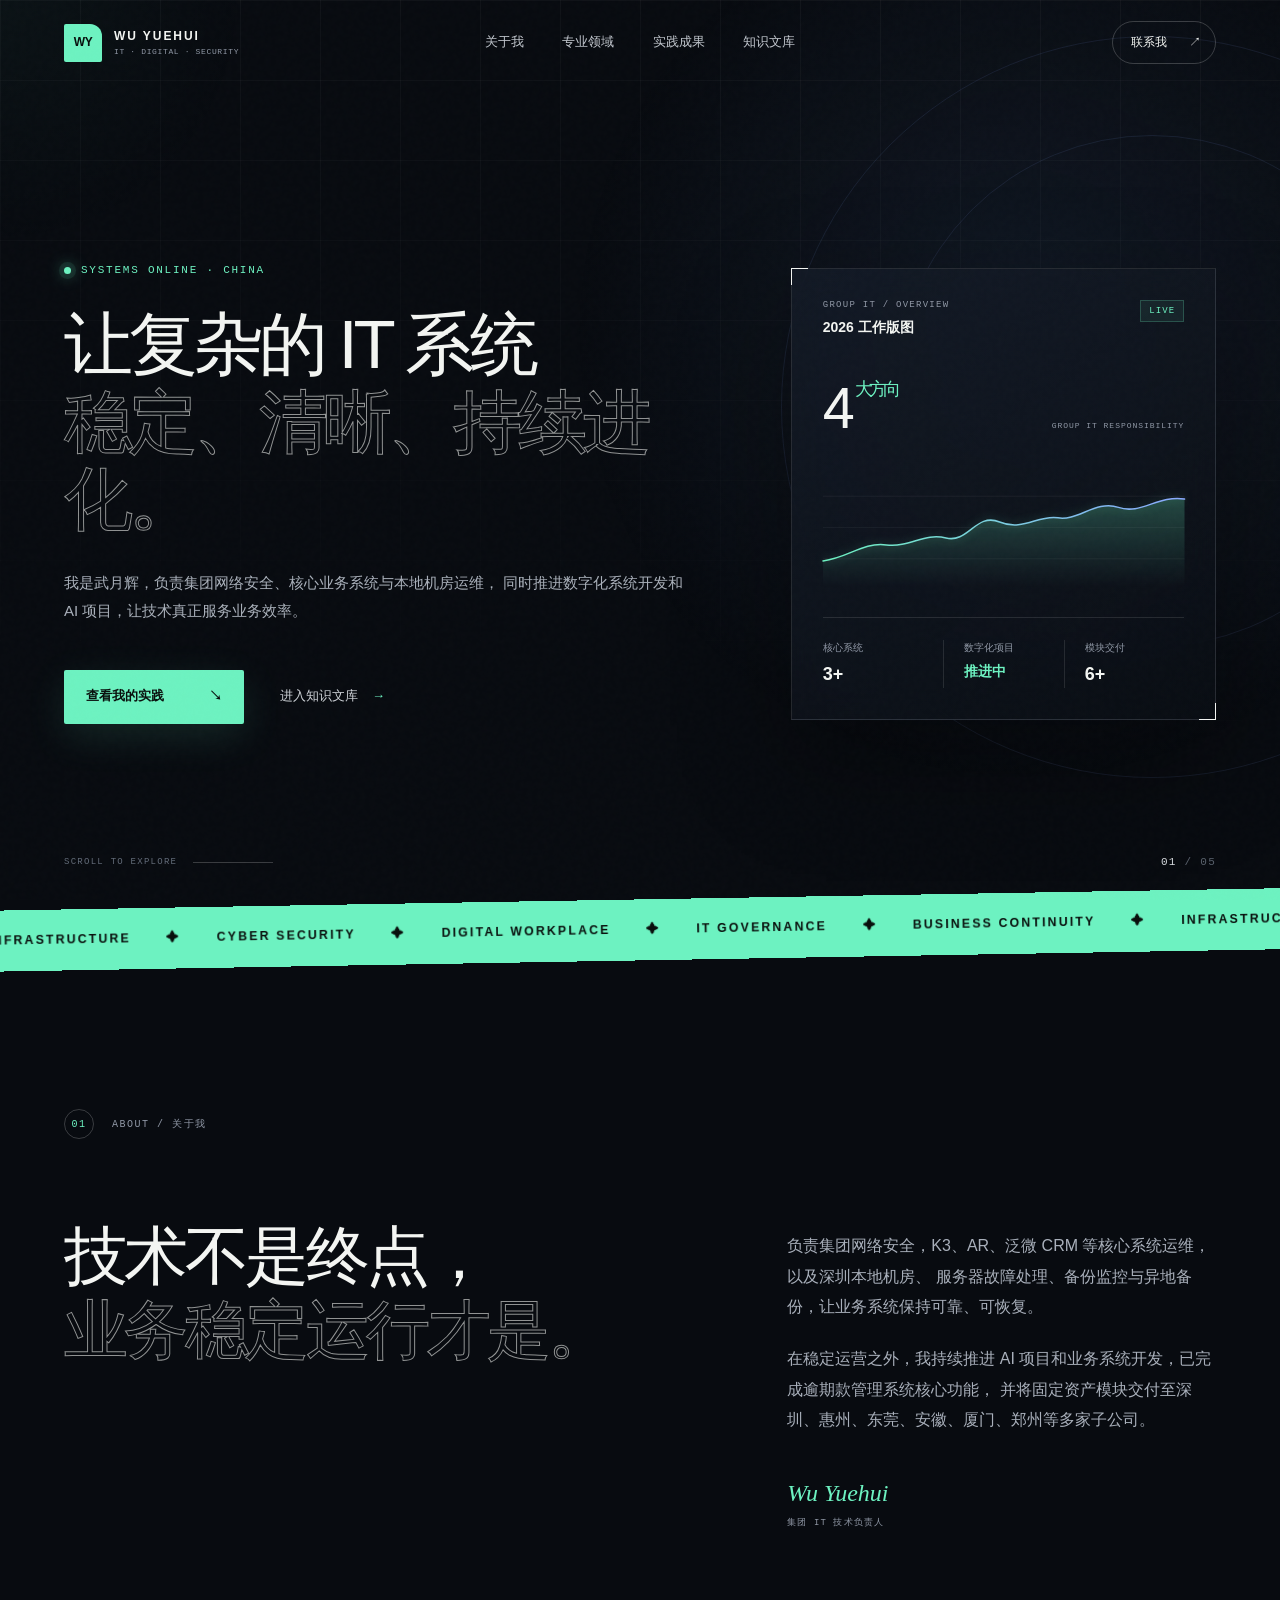
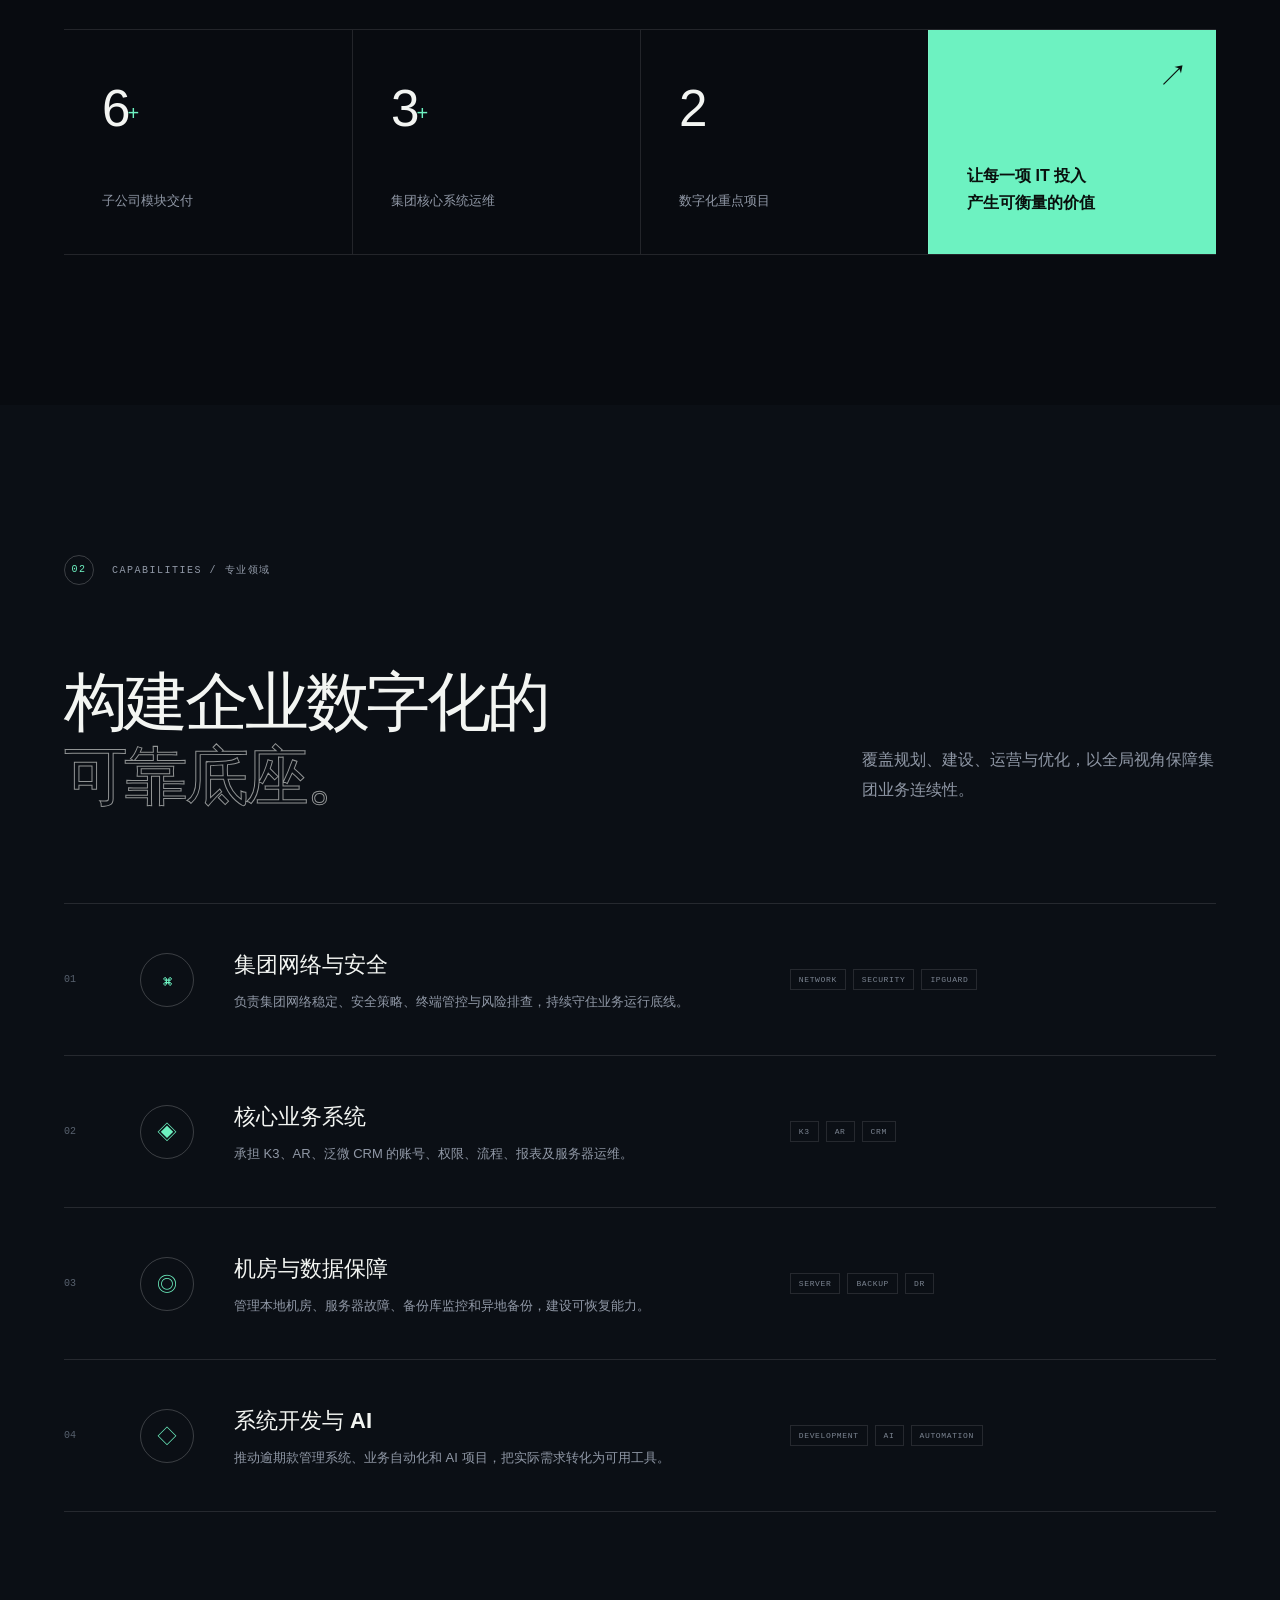
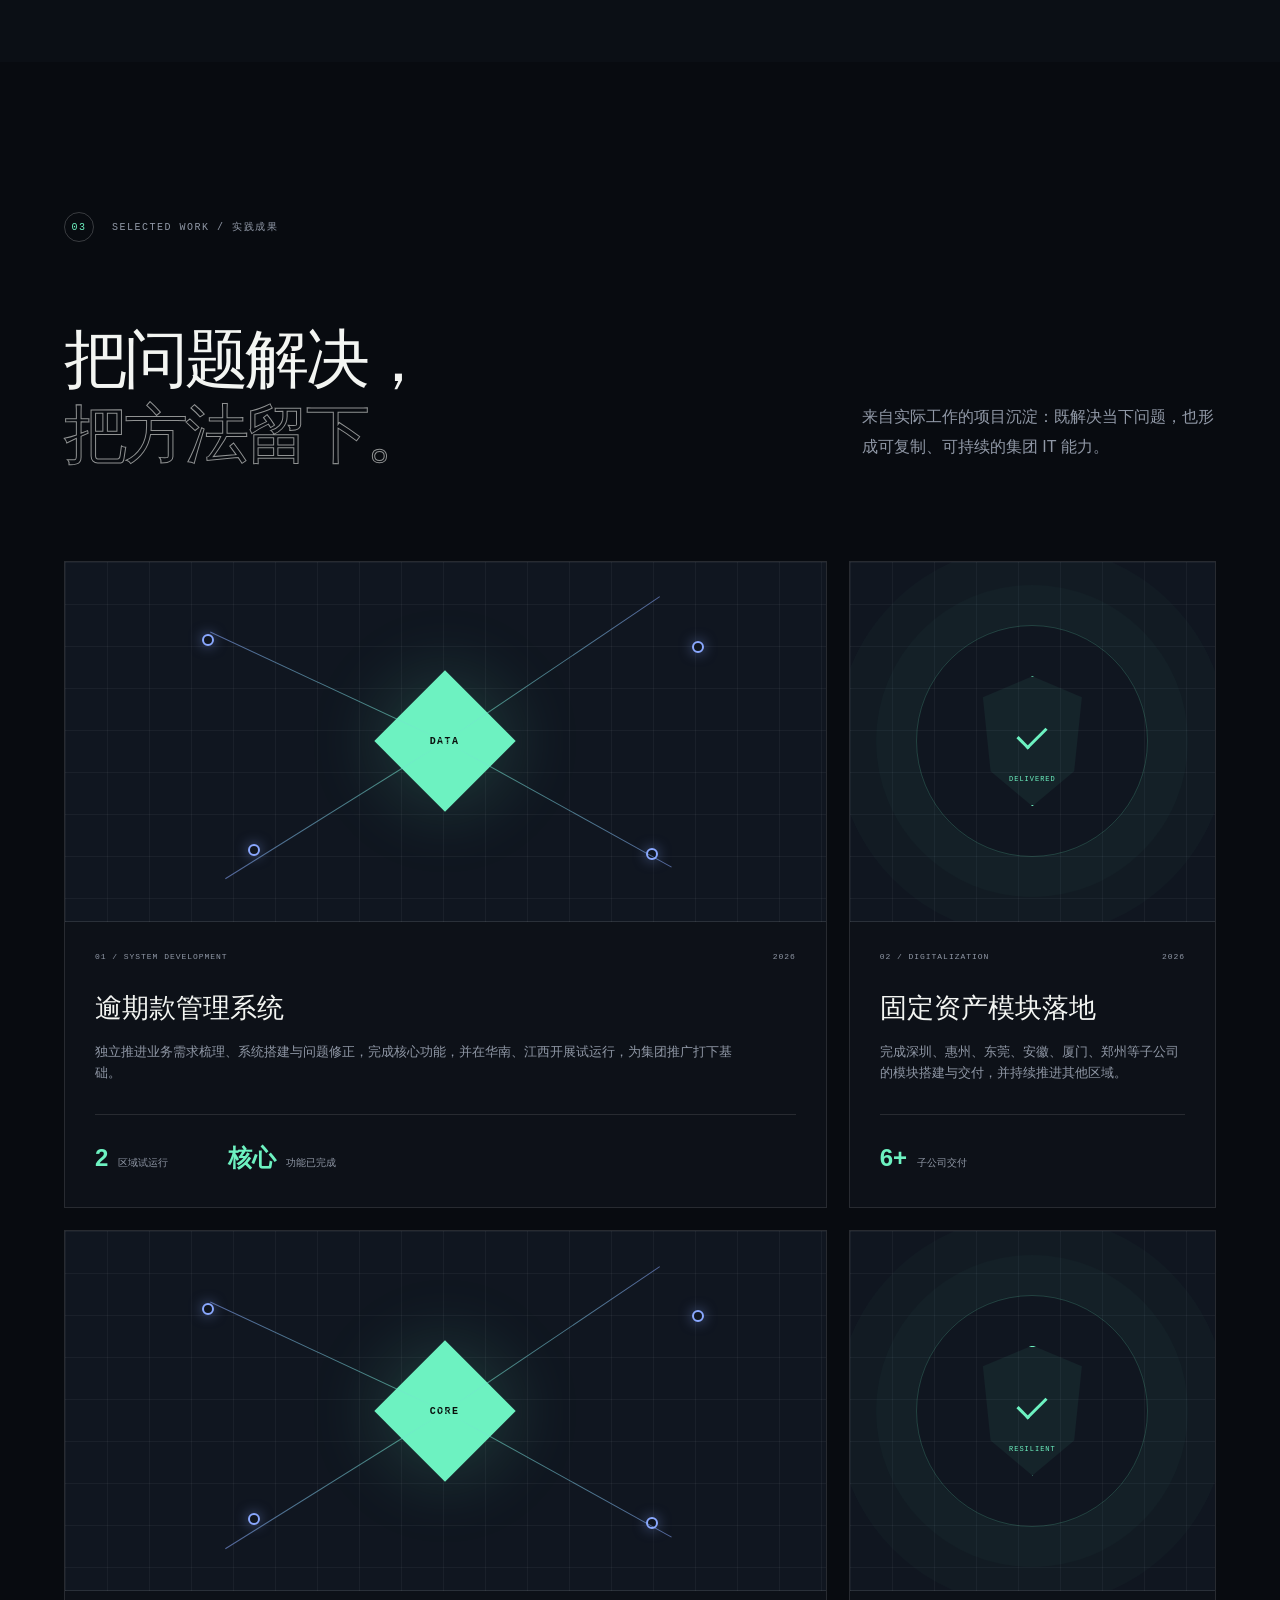
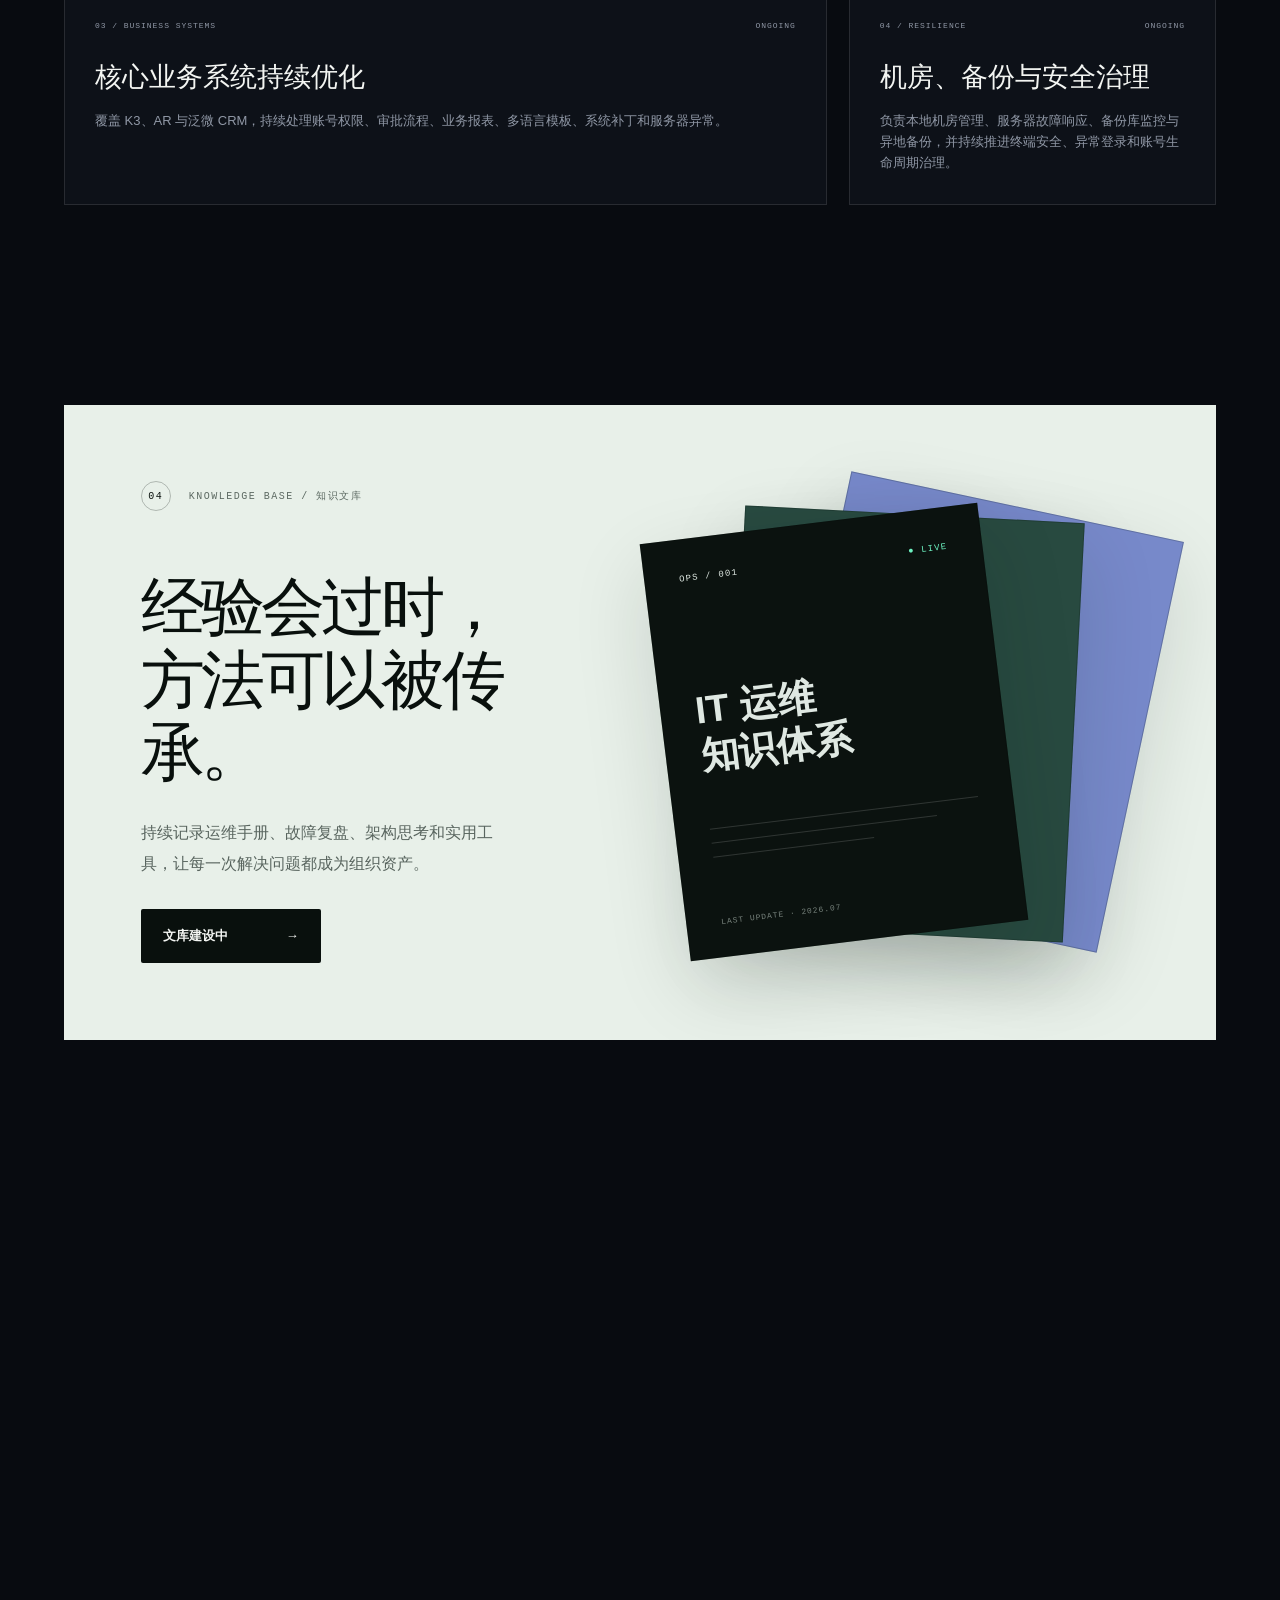
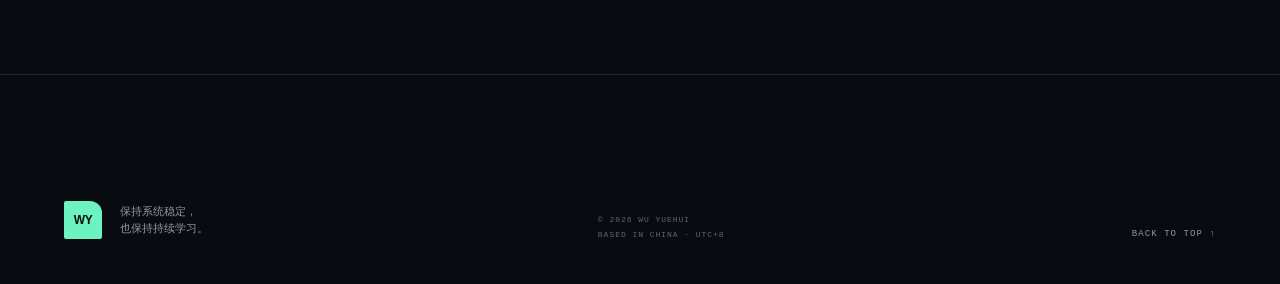
<file: index.html>
<!doctype html>
<html lang="zh-CN">
<head>
  <meta charset="UTF-8">
  <meta name="viewport" content="width=device-width, initial-scale=1.0">
  <meta name="description" content="集团 IT 技术负责人个人主页，专注于基础设施、信息安全、数字化建设与稳定运营。">
  <meta name="theme-color" content="#080b10">
  <title>武月辉 · 集团 IT 技术负责人</title>
  <link rel="stylesheet" href="styles.css">
</head>
<body>
  <div class="noise" aria-hidden="true"></div>
  <div class="cursor-glow" aria-hidden="true"></div>

  <header class="site-header">
    <a class="brand" href="#home" aria-label="返回首页">
      <span class="brand-mark">WY</span>
      <span class="brand-copy">
        <strong>WU YUEHUI</strong>
        <small>IT · DIGITAL · SECURITY</small>
      </span>
    </a>

    <button class="menu-toggle" type="button" aria-expanded="false" aria-label="打开导航">
      <span></span><span></span>
    </button>

    <nav class="main-nav" aria-label="主导航">
      <a href="#about">关于我</a>
      <a href="#expertise">专业领域</a>
      <a href="#work">实践成果</a>
      <a href="#knowledge">知识文库</a>
    </nav>

    <a class="header-cta" href="mailto:yourname@example.com">
      <span>联系我</span>
      <span aria-hidden="true">↗</span>
    </a>
  </header>

  <main>
    <section class="hero" id="home">
      <div class="hero-grid" aria-hidden="true"></div>
      <div class="hero-orbit orbit-one" aria-hidden="true"></div>
      <div class="hero-orbit orbit-two" aria-hidden="true"></div>

      <div class="hero-content reveal">
        <div class="eyebrow">
          <span class="status-dot"></span>
          SYSTEMS ONLINE · CHINA
        </div>
        <h1>
          让复杂的 IT 系统<br>
          <span>稳定、清晰、持续进化。</span>
        </h1>
        <p class="hero-lead">
          我是武月辉，负责集团网络安全、核心业务系统与本地机房运维，
          同时推进数字化系统开发和 AI 项目，让技术真正服务业务效率。
        </p>
        <div class="hero-actions">
          <a class="button button-primary" href="#work">
            查看我的实践
            <span aria-hidden="true">↘</span>
          </a>
          <a class="text-link" href="#knowledge">
            进入知识文库
            <span aria-hidden="true">→</span>
          </a>
        </div>
      </div>

      <div class="system-card reveal" data-delay="180">
        <div class="system-card-head">
          <div>
            <small>GROUP IT / OVERVIEW</small>
            <strong>2026 工作版图</strong>
          </div>
          <span class="live-badge">LIVE</span>
        </div>
        <div class="uptime">
          <span>4<sup>大方向</sup></span>
          <small>GROUP IT RESPONSIBILITY</small>
        </div>
        <div class="signal-chart" aria-label="稳定运行趋势示意图">
          <svg viewBox="0 0 520 150" role="img">
            <defs>
              <linearGradient id="lineGradient" x1="0" x2="1">
                <stop offset="0%" stop-color="#6df2c1"/>
                <stop offset="100%" stop-color="#8aa8ff"/>
              </linearGradient>
              <linearGradient id="areaGradient" x1="0" x2="0" y1="0" y2="1">
                <stop offset="0%" stop-color="#6df2c1" stop-opacity=".24"/>
                <stop offset="100%" stop-color="#6df2c1" stop-opacity="0"/>
              </linearGradient>
            </defs>
            <path class="chart-grid" d="M0 20H520M0 65H520M0 110H520"/>
            <path class="chart-area" d="M0 113 C38 108,56 86,91 90 S145 72,177 80 S220 43,254 57 S310 46,338 51 S393 25,425 36 S482 18,520 24 L520 150 L0 150Z"/>
            <path class="chart-line" d="M0 113 C38 108,56 86,91 90 S145 72,177 80 S220 43,254 57 S310 46,338 51 S393 25,425 36 S482 18,520 24"/>
          </svg>
        </div>
        <div class="system-metrics">
          <div><span>核心系统</span><strong>3+</strong></div>
          <div><span>数字化项目</span><strong class="safe">推进中</strong></div>
          <div><span>模块交付</span><strong>6+</strong></div>
        </div>
      </div>

      <div class="hero-bottom">
        <span>SCROLL TO EXPLORE</span>
        <span class="scroll-line"></span>
        <div class="hero-index">01 <span>/ 05</span></div>
      </div>
    </section>

    <section class="marquee" aria-label="专业领域">
      <div class="marquee-track">
        <span>INFRASTRUCTURE</span><i>✦</i>
        <span>CYBER SECURITY</span><i>✦</i>
        <span>DIGITAL WORKPLACE</span><i>✦</i>
        <span>IT GOVERNANCE</span><i>✦</i>
        <span>BUSINESS CONTINUITY</span><i>✦</i>
        <span>INFRASTRUCTURE</span><i>✦</i>
        <span>CYBER SECURITY</span><i>✦</i>
        <span>DIGITAL WORKPLACE</span><i>✦</i>
      </div>
    </section>

    <section class="section intro" id="about">
      <div class="section-kicker reveal">
        <span>01</span>
        <p>ABOUT / 关于我</p>
      </div>
      <div class="intro-layout">
        <h2 class="section-title reveal">
          技术不是终点，<br>
          <span>业务稳定运行才是。</span>
        </h2>
        <div class="intro-copy reveal">
          <p>
            负责集团网络安全，K3、AR、泛微 CRM 等核心系统运维，以及深圳本地机房、
            服务器故障处理、备份监控与异地备份，让业务系统保持可靠、可恢复。
          </p>
          <p>
            在稳定运营之外，我持续推进 AI 项目和业务系统开发，已完成逾期款管理系统核心功能，
            并将固定资产模块交付至深圳、惠州、东莞、安徽、厦门、郑州等多家子公司。
          </p>
          <div class="signature">Wu Yuehui <span>集团 IT 技术负责人</span></div>
        </div>
      </div>

      <div class="stats-grid">
        <article class="stat-card reveal">
          <span class="stat-number" data-count="6">0</span><sup>+</sup>
          <p>子公司模块交付</p>
        </article>
        <article class="stat-card reveal" data-delay="80">
          <span class="stat-number" data-count="3">0</span><sup>+</sup>
          <p>集团核心系统运维</p>
        </article>
        <article class="stat-card reveal" data-delay="160">
          <span class="stat-number" data-count="2">0</span><sup></sup>
          <p>数字化重点项目</p>
        </article>
        <article class="stat-card accent-card reveal" data-delay="240">
          <span class="accent-icon">↗</span>
          <p>让每一项 IT 投入<br>产生可衡量的价值</p>
        </article>
      </div>
    </section>

    <section class="section expertise" id="expertise">
      <div class="section-kicker reveal">
        <span>02</span>
        <p>CAPABILITIES / 专业领域</p>
      </div>
      <div class="section-heading reveal">
        <h2 class="section-title">构建企业数字化的<br><span>可靠底座。</span></h2>
        <p>覆盖规划、建设、运营与优化，以全局视角保障集团业务连续性。</p>
      </div>

      <div class="capability-list">
        <article class="capability-item reveal">
          <span class="cap-index">01</span>
          <div class="cap-icon" aria-hidden="true">⌘</div>
          <div class="cap-main">
            <h3>集团网络与安全</h3>
            <p>负责集团网络稳定、安全策略、终端管控与风险排查，持续守住业务运行底线。</p>
          </div>
          <div class="cap-tags"><span>NETWORK</span><span>SECURITY</span><span>IPGUARD</span></div>
          <span class="cap-arrow">↗</span>
        </article>
        <article class="capability-item reveal">
          <span class="cap-index">02</span>
          <div class="cap-icon" aria-hidden="true">◈</div>
          <div class="cap-main">
            <h3>核心业务系统</h3>
            <p>承担 K3、AR、泛微 CRM 的账号、权限、流程、报表及服务器运维。</p>
          </div>
          <div class="cap-tags"><span>K3</span><span>AR</span><span>CRM</span></div>
          <span class="cap-arrow">↗</span>
        </article>
        <article class="capability-item reveal">
          <span class="cap-index">03</span>
          <div class="cap-icon" aria-hidden="true">◎</div>
          <div class="cap-main">
            <h3>机房与数据保障</h3>
            <p>管理本地机房、服务器故障、备份库监控和异地备份，建设可恢复能力。</p>
          </div>
          <div class="cap-tags"><span>SERVER</span><span>BACKUP</span><span>DR</span></div>
          <span class="cap-arrow">↗</span>
        </article>
        <article class="capability-item reveal">
          <span class="cap-index">04</span>
          <div class="cap-icon" aria-hidden="true">◇</div>
          <div class="cap-main">
            <h3>系统开发与 AI</h3>
            <p>推动逾期款管理系统、业务自动化和 AI 项目，把实际需求转化为可用工具。</p>
          </div>
          <div class="cap-tags"><span>DEVELOPMENT</span><span>AI</span><span>AUTOMATION</span></div>
          <span class="cap-arrow">↗</span>
        </article>
      </div>
    </section>

    <section class="section work" id="work">
      <div class="section-kicker reveal">
        <span>03</span>
        <p>SELECTED WORK / 实践成果</p>
      </div>
      <div class="section-heading reveal">
        <h2 class="section-title">把问题解决，<br><span>把方法留下。</span></h2>
        <p>来自实际工作的项目沉淀：既解决当下问题，也形成可复制、可持续的集团 IT 能力。</p>
      </div>
      <div class="projects">
        <article class="project-card project-featured reveal">
          <div class="project-visual network-visual" aria-hidden="true">
            <div class="network-core"><span>DATA</span></div>
            <span class="node node-a"></span><span class="node node-b"></span>
            <span class="node node-c"></span><span class="node node-d"></span>
            <span class="connection connection-a"></span><span class="connection connection-b"></span>
            <span class="connection connection-c"></span><span class="connection connection-d"></span>
          </div>
          <div class="project-copy">
            <div class="project-meta"><span>01 / SYSTEM DEVELOPMENT</span><span>2026</span></div>
            <h3>逾期款管理系统</h3>
            <p>独立推进业务需求梳理、系统搭建与问题修正，完成核心功能，并在华南、江西开展试运行，为集团推广打下基础。</p>
            <ul>
              <li><strong>2</strong><span>区域试运行</span></li>
              <li><strong>核心</strong><span>功能已完成</span></li>
            </ul>
          </div>
        </article>
        <article class="project-card reveal">
          <div class="project-visual security-visual" aria-hidden="true">
            <div class="shield">
              <span></span>
              <i>DELIVERED</i>
            </div>
          </div>
          <div class="project-copy">
            <div class="project-meta"><span>02 / DIGITALIZATION</span><span>2026</span></div>
            <h3>固定资产模块落地</h3>
            <p>完成深圳、惠州、东莞、安徽、厦门、郑州等子公司的模块搭建与交付，并持续推进其他区域。</p>
            <ul>
              <li><strong>6+</strong><span>子公司交付</span></li>
            </ul>
          </div>
        </article>
        <article class="project-card reveal">
          <div class="project-visual network-visual" aria-hidden="true">
            <div class="network-core"><span>CORE</span></div>
            <span class="node node-a"></span><span class="node node-b"></span>
            <span class="node node-c"></span><span class="node node-d"></span>
            <span class="connection connection-a"></span><span class="connection connection-b"></span>
            <span class="connection connection-c"></span><span class="connection connection-d"></span>
          </div>
          <div class="project-copy">
            <div class="project-meta"><span>03 / BUSINESS SYSTEMS</span><span>ONGOING</span></div>
            <h3>核心业务系统持续优化</h3>
            <p>覆盖 K3、AR 与泛微 CRM，持续处理账号权限、审批流程、业务报表、多语言模板、系统补丁和服务器异常。</p>
          </div>
        </article>
        <article class="project-card reveal">
          <div class="project-visual security-visual" aria-hidden="true">
            <div class="shield">
              <span></span>
              <i>RESILIENT</i>
            </div>
          </div>
          <div class="project-copy">
            <div class="project-meta"><span>04 / RESILIENCE</span><span>ONGOING</span></div>
            <h3>机房、备份与安全治理</h3>
            <p>负责本地机房管理、服务器故障响应、备份库监控与异地备份，并持续推进终端安全、异常登录和账号生命周期治理。</p>
          </div>
        </article>
      </div>
    </section>

    <section class="section knowledge" id="knowledge">
      <div class="knowledge-panel reveal">
        <div class="knowledge-copy">
          <div class="section-kicker light">
            <span>04</span>
            <p>KNOWLEDGE BASE / 知识文库</p>
          </div>
          <h2>经验会过时，<br>方法可以被传承。</h2>
          <p>持续记录运维手册、故障复盘、架构思考和实用工具，让每一次解决问题都成为组织资产。</p>
          <a class="button button-dark" href="#" aria-disabled="true">
            文库建设中
            <span aria-hidden="true">→</span>
          </a>
        </div>
        <div class="doc-stack" aria-hidden="true">
          <div class="doc-card doc-back">
            <span>SECURITY / 006</span>
            <strong>信息安全<br>响应手册</strong>
          </div>
          <div class="doc-card doc-middle">
            <span>NETWORK / 012</span>
            <strong>企业网络<br>排障指南</strong>
          </div>
          <div class="doc-card doc-front">
            <div class="doc-head"><span>OPS / 001</span><i>● LIVE</i></div>
            <strong>IT 运维<br>知识体系</strong>
            <div class="doc-lines"><i></i><i></i><i></i></div>
            <small>LAST UPDATE · 2026.07</small>
          </div>
        </div>
      </div>
    </section>

    <section class="contact">
      <p class="reveal">LET'S BUILD SOMETHING RELIABLE.</p>
      <a class="reveal" href="mailto:yourname@example.com">
        一起解决下一个问题
        <span>↗</span>
      </a>
    </section>
  </main>

  <footer>
    <div class="footer-brand">
      <span class="brand-mark">WY</span>
      <p>保持系统稳定，<br>也保持持续学习。</p>
    </div>
    <div class="footer-meta">
      <span>© <span id="year"></span> WU YUEHUI</span>
      <span>BASED IN CHINA · UTC+8</span>
    </div>
    <a href="#home">BACK TO TOP ↑</a>
  </footer>

  <script src="script.js"></script>
</body>
</html>
</file>
<file: styles.css>
@import url("");

:root {
  --bg: #080b10;
  --bg-soft: #0d1118;
  --panel: #111722;
  --line: rgba(255, 255, 255, .11);
  --line-strong: rgba(255, 255, 255, .2);
  --text: #f3f5f2;
  --muted: #9098a6;
  --accent: #6df2c1;
  --accent-2: #8aa8ff;
  --paper: #e8f0e9;
  --ink: #09100d;
  --sans: Inter, "SF Pro Display", "Segoe UI", "Microsoft YaHei", sans-serif;
  --mono: "SFMono-Regular", Consolas, "Liberation Mono", monospace;
  --pad: clamp(24px, 5vw, 80px);
}

* {
  box-sizing: border-box;
}

html {
  scroll-behavior: smooth;
  scrollbar-color: var(--line-strong) var(--bg);
}

body {
  margin: 0;
  color: var(--text);
  background: var(--bg);
  font-family: var(--sans);
  line-height: 1.6;
  overflow-x: hidden;
}

body.menu-open {
  overflow: hidden;
}

::selection {
  color: var(--ink);
  background: var(--accent);
}

a {
  color: inherit;
  text-decoration: none;
}

button {
  color: inherit;
  font: inherit;
}

.noise {
  position: fixed;
  z-index: 999;
  inset: 0;
  pointer-events: none;
  opacity: .022;
  background-image: url("data:image/svg+xml,%3Csvg viewBox='0 0 180 180' xmlns='http://www.w3.org/2000/svg'%3E%3Cfilter id='n'%3E%3CfeTurbulence type='fractalNoise' baseFrequency='.9' numOctaves='4' stitchTiles='stitch'/%3E%3C/filter%3E%3Crect width='100%25' height='100%25' filter='url(%23n)' opacity='.8'/%3E%3C/svg%3E");
}

.cursor-glow {
  position: fixed;
  z-index: -1;
  width: 520px;
  height: 520px;
  border-radius: 50%;
  pointer-events: none;
  opacity: .14;
  transform: translate(-50%, -50%);
  background: radial-gradient(circle, rgba(109, 242, 193, .25), transparent 68%);
  transition: opacity .3s;
}

.site-header {
  position: fixed;
  z-index: 100;
  top: 0;
  left: 0;
  width: 100%;
  min-height: 86px;
  padding: 0 var(--pad);
  display: grid;
  grid-template-columns: 1fr auto 1fr;
  align-items: center;
  border-bottom: 1px solid transparent;
  transition: background .35s, border-color .35s, min-height .35s;
}

.site-header.scrolled {
  min-height: 68px;
  background: rgba(8, 11, 16, .82);
  border-color: var(--line);
  backdrop-filter: blur(18px);
}

.brand {
  display: flex;
  align-items: center;
  gap: 12px;
  width: max-content;
}

.brand-mark {
  width: 38px;
  height: 38px;
  display: grid;
  place-items: center;
  color: var(--ink);
  background: var(--accent);
  border-radius: 2px 12px 2px 2px;
  font-size: 12px;
  font-weight: 900;
  letter-spacing: -.04em;
}

.brand-copy {
  display: flex;
  flex-direction: column;
  line-height: 1.2;
}

.brand-copy strong {
  font-size: 12px;
  letter-spacing: .16em;
}

.brand-copy small {
  margin-top: 4px;
  color: var(--muted);
  font: 8px var(--mono);
  letter-spacing: .08em;
}

.main-nav {
  display: flex;
  gap: clamp(24px, 3vw, 52px);
  font-size: 13px;
}

.main-nav a {
  position: relative;
  color: #c3c8cf;
}

.main-nav a::after {
  content: "";
  position: absolute;
  right: 0;
  bottom: -8px;
  left: 0;
  height: 1px;
  transform: scaleX(0);
  transform-origin: right;
  background: var(--accent);
  transition: transform .3s;
}

.main-nav a:hover::after {
  transform: scaleX(1);
  transform-origin: left;
}

.header-cta {
  justify-self: end;
  display: flex;
  align-items: center;
  gap: 22px;
  padding: 11px 14px 11px 18px;
  border: 1px solid var(--line-strong);
  border-radius: 100px;
  font-size: 12px;
  transition: color .25s, background .25s;
}

.header-cta:hover {
  color: var(--ink);
  background: var(--accent);
}

.menu-toggle {
  display: none;
}

.hero {
  position: relative;
  min-height: 100svh;
  padding: 150px var(--pad) 62px;
  display: grid;
  grid-template-columns: minmax(0, 1.08fr) minmax(390px, .72fr);
  align-items: center;
  gap: clamp(48px, 7vw, 130px);
  isolation: isolate;
  overflow: hidden;
}

.hero-grid {
  position: absolute;
  z-index: -2;
  inset: 0;
  opacity: .32;
  background-image:
    linear-gradient(var(--line) 1px, transparent 1px),
    linear-gradient(90deg, var(--line) 1px, transparent 1px);
  background-size: 80px 80px;
  mask-image: linear-gradient(to bottom, black, transparent 92%);
}

.hero::after {
  content: "";
  position: absolute;
  z-index: -3;
  top: -20%;
  right: -20%;
  width: 80vw;
  height: 80vw;
  background: radial-gradient(circle, rgba(53, 78, 117, .2), transparent 62%);
}

.hero-orbit {
  position: absolute;
  z-index: -1;
  right: -19vw;
  top: 4%;
  width: 58vw;
  height: 58vw;
  border: 1px solid rgba(138, 168, 255, .1);
  border-radius: 50%;
}

.orbit-two {
  right: -10vw;
  top: 15%;
  width: 40vw;
  height: 40vw;
}

.eyebrow {
  display: flex;
  align-items: center;
  gap: 10px;
  margin-bottom: 30px;
  color: var(--accent);
  font: 11px var(--mono);
  letter-spacing: .16em;
}

.status-dot {
  width: 7px;
  height: 7px;
  border-radius: 50%;
  background: var(--accent);
  box-shadow: 0 0 0 5px rgba(109, 242, 193, .09), 0 0 16px var(--accent);
  animation: pulse 2.2s infinite;
}

@keyframes pulse {
  50% { opacity: .45; box-shadow: 0 0 0 9px rgba(109, 242, 193, 0); }
}

.hero h1 {
  max-width: 900px;
  margin: 0;
  font-size: clamp(48px, 5.4vw, 88px);
  font-weight: 530;
  line-height: 1.12;
  letter-spacing: -.06em;
}

.hero h1 span,
.section-title span {
  color: transparent;
  -webkit-text-stroke: 1px rgba(243, 245, 242, .58);
}

.hero-lead {
  max-width: 625px;
  margin: 30px 0 0;
  color: #aab1bb;
  font-size: clamp(15px, 1.15vw, 18px);
  line-height: 1.9;
}

.hero-actions {
  margin-top: 44px;
  display: flex;
  align-items: center;
  gap: 36px;
}

.button {
  min-width: 180px;
  height: 54px;
  padding: 0 22px;
  display: inline-flex;
  align-items: center;
  justify-content: space-between;
  gap: 24px;
  border-radius: 2px;
  font-size: 13px;
  font-weight: 650;
  transition: transform .25s, box-shadow .25s;
}

.button:hover {
  transform: translateY(-3px);
}

.button-primary {
  color: var(--ink);
  background: var(--accent);
  box-shadow: 0 12px 40px rgba(109, 242, 193, .12);
}

.text-link {
  display: inline-flex;
  gap: 14px;
  color: #d0d4d9;
  font-size: 13px;
}

.text-link span {
  color: var(--accent);
  transition: transform .25s;
}

.text-link:hover span {
  transform: translateX(5px);
}

.system-card {
  position: relative;
  padding: clamp(24px, 2.4vw, 38px);
  border: 1px solid var(--line);
  background: linear-gradient(145deg, rgba(20, 27, 39, .86), rgba(10, 14, 20, .8));
  box-shadow: 0 40px 100px rgba(0, 0, 0, .34);
  backdrop-filter: blur(14px);
}

.system-card::before,
.system-card::after {
  content: "";
  position: absolute;
  width: 16px;
  height: 16px;
  border-color: var(--accent);
}

.system-card::before {
  top: -1px;
  left: -1px;
  border-top: 1px solid;
  border-left: 1px solid;
}

.system-card::after {
  right: -1px;
  bottom: -1px;
  border-right: 1px solid;
  border-bottom: 1px solid;
}

.system-card-head {
  display: flex;
  justify-content: space-between;
  align-items: flex-start;
}

.system-card-head div {
  display: flex;
  flex-direction: column;
}

.system-card-head small {
  margin-bottom: 6px;
  color: var(--muted);
  font: 9px var(--mono);
  letter-spacing: .14em;
}

.system-card-head strong {
  font-size: 14px;
}

.live-badge {
  padding: 5px 8px;
  color: var(--accent);
  border: 1px solid rgba(109, 242, 193, .22);
  background: rgba(109, 242, 193, .07);
  font: 9px var(--mono);
  letter-spacing: .12em;
}

.uptime {
  margin-top: 42px;
  display: flex;
  align-items: flex-end;
  justify-content: space-between;
}

.uptime > span {
  font: 400 clamp(48px, 4.5vw, 76px)/1 var(--sans);
  letter-spacing: -.07em;
}

.uptime sup {
  margin-left: 4px;
  color: var(--accent);
  font-size: .32em;
  vertical-align: top;
}

.uptime small {
  padding-bottom: 8px;
  color: var(--muted);
  font: 8px var(--mono);
  letter-spacing: .12em;
}

.signal-chart {
  height: 145px;
  margin: 24px 0 10px;
}

.signal-chart svg {
  width: 100%;
  height: 100%;
  overflow: visible;
}

.chart-grid {
  fill: none;
  stroke: rgba(255, 255, 255, .07);
}

.chart-area {
  fill: url("#areaGradient");
}

.chart-line {
  fill: none;
  stroke: url("#lineGradient");
  stroke-width: 2.2;
  stroke-linecap: round;
  filter: drop-shadow(0 0 7px rgba(109, 242, 193, .35));
  stroke-dasharray: 650;
  stroke-dashoffset: 650;
  animation: draw 2s .4s forwards cubic-bezier(.3, .7, .2, 1);
}

@keyframes draw {
  to { stroke-dashoffset: 0; }
}

.system-metrics {
  padding-top: 22px;
  display: grid;
  grid-template-columns: repeat(3, 1fr);
  border-top: 1px solid var(--line);
}

.system-metrics div {
  display: flex;
  flex-direction: column;
  gap: 4px;
}

.system-metrics div + div {
  padding-left: 20px;
  border-left: 1px solid var(--line);
}

.system-metrics span {
  color: var(--muted);
  font-size: 10px;
}

.system-metrics strong {
  font-size: 18px;
}

.system-metrics .safe {
  color: var(--accent);
  font-size: 14px;
}

.hero-bottom {
  position: absolute;
  right: var(--pad);
  bottom: 32px;
  left: var(--pad);
  display: flex;
  align-items: center;
  color: #626b78;
  font: 9px var(--mono);
  letter-spacing: .14em;
}

.scroll-line {
  width: 80px;
  height: 1px;
  margin-left: 16px;
  background: var(--line-strong);
}

.hero-index {
  margin-left: auto;
  color: #d5d9dd;
  font-size: 11px;
}

.hero-index span {
  color: #59616c;
}

.marquee {
  padding: 20px 0;
  color: var(--ink);
  background: var(--accent);
  overflow: hidden;
  transform: rotate(-1deg) scale(1.02);
}

.marquee-track {
  width: max-content;
  display: flex;
  align-items: center;
  gap: 35px;
  animation: marquee 30s linear infinite;
  font-size: 12px;
  font-weight: 800;
  letter-spacing: .18em;
}

.marquee-track i {
  font-style: normal;
}

@keyframes marquee {
  to { transform: translateX(-50%); }
}

.section {
  padding: 150px var(--pad);
}

.section-kicker {
  display: flex;
  align-items: center;
  gap: 18px;
  margin-bottom: 80px;
  color: var(--muted);
  font: 10px var(--mono);
  letter-spacing: .15em;
}

.section-kicker span {
  width: 30px;
  height: 30px;
  display: grid;
  place-items: center;
  color: var(--accent);
  border: 1px solid var(--line-strong);
  border-radius: 50%;
}

.section-kicker p {
  margin: 0;
}

.intro-layout {
  display: grid;
  grid-template-columns: 1fr .72fr;
  gap: 10vw;
}

.section-title {
  margin: 0;
  font-size: clamp(40px, 5vw, 76px);
  font-weight: 500;
  line-height: 1.16;
  letter-spacing: -.055em;
}

.intro-copy {
  padding-top: 12px;
}

.intro-copy > p {
  margin: 0 0 22px;
  color: #a9b0bb;
  font-size: 16px;
  line-height: 1.9;
}

.signature {
  margin-top: 44px;
  color: var(--accent);
  font: italic 24px Georgia, serif;
}

.signature span {
  display: block;
  margin-top: 9px;
  color: var(--muted);
  font: 9px var(--mono);
  letter-spacing: .12em;
}

.stats-grid {
  margin-top: 100px;
  display: grid;
  grid-template-columns: repeat(4, 1fr);
  border-top: 1px solid var(--line);
  border-bottom: 1px solid var(--line);
}

.stat-card {
  min-height: 220px;
  padding: 38px;
}

.stat-card + .stat-card {
  border-left: 1px solid var(--line);
}

.stat-number {
  font-size: clamp(46px, 4vw, 68px);
  letter-spacing: -.06em;
}

.stat-card sup {
  color: var(--accent);
  font-size: 20px;
}

.stat-card p {
  margin: 42px 0 0;
  color: var(--muted);
  font-size: 13px;
}

.accent-card {
  position: relative;
  color: var(--ink);
  background: var(--accent);
}

.accent-card .accent-icon {
  position: absolute;
  top: 22px;
  right: 28px;
  font-size: 30px;
}

.accent-card p {
  margin-top: 94px;
  color: var(--ink);
  font-size: 16px;
  font-weight: 700;
  line-height: 1.7;
}

.expertise {
  background: #0b0f15;
}

.section-heading {
  margin-bottom: 90px;
  display: grid;
  grid-template-columns: 1fr .48fr;
  align-items: end;
  gap: 60px;
}

.section-heading > p {
  max-width: 400px;
  margin: 0 0 8px auto;
  color: var(--muted);
  line-height: 1.9;
}

.capability-list {
  border-top: 1px solid var(--line);
}

.capability-item {
  min-height: 152px;
  display: grid;
  grid-template-columns: 52px 70px 1fr .7fr 30px;
  align-items: center;
  gap: 24px;
  border-bottom: 1px solid var(--line);
  transition: padding .35s, background .35s;
}

.capability-item:hover {
  padding: 0 22px;
  background: rgba(255, 255, 255, .025);
}

.cap-index {
  color: #58616e;
  font: 10px var(--mono);
}

.cap-icon {
  width: 54px;
  height: 54px;
  display: grid;
  place-items: center;
  color: var(--accent);
  border: 1px solid var(--line-strong);
  border-radius: 50%;
  font-size: 20px;
}

.cap-main h3 {
  margin: 0 0 10px;
  font-size: 22px;
  font-weight: 550;
}

.cap-main p {
  margin: 0;
  color: var(--muted);
  font-size: 13px;
}

.cap-tags {
  display: flex;
  flex-wrap: wrap;
  gap: 7px;
}

.cap-tags span {
  padding: 5px 8px;
  color: #7c8592;
  border: 1px solid var(--line);
  font: 8px var(--mono);
  letter-spacing: .08em;
}

.cap-arrow {
  color: var(--accent);
  font-size: 20px;
  opacity: 0;
  transform: translate(-8px, 8px);
  transition: opacity .3s, transform .3s;
}

.capability-item:hover .cap-arrow {
  opacity: 1;
  transform: translate(0);
}

.projects {
  display: grid;
  grid-template-columns: 1.35fr .65fr;
  gap: 22px;
}

.project-card {
  border: 1px solid var(--line);
  background: var(--bg-soft);
}

.project-visual {
  position: relative;
  height: 360px;
  overflow: hidden;
  border-bottom: 1px solid var(--line);
  background:
    linear-gradient(rgba(255,255,255,.045) 1px, transparent 1px),
    linear-gradient(90deg, rgba(255,255,255,.045) 1px, transparent 1px),
    #101620;
  background-size: 42px 42px;
}

.network-core {
  position: absolute;
  top: 50%;
  left: 50%;
  width: 100px;
  height: 100px;
  display: grid;
  place-items: center;
  transform: translate(-50%, -50%) rotate(45deg);
  color: var(--ink);
  background: var(--accent);
  box-shadow: 0 0 80px rgba(109, 242, 193, .22);
}

.network-core span {
  transform: rotate(-45deg);
  font: 700 10px var(--mono);
  letter-spacing: .14em;
}

.node {
  position: absolute;
  width: 12px;
  height: 12px;
  border: 2px solid var(--accent-2);
  border-radius: 50%;
  background: #101620;
  box-shadow: 0 0 13px rgba(138, 168, 255, .5);
}

.node-a { top: 20%; left: 18%; }
.node-b { top: 22%; right: 16%; }
.node-c { bottom: 18%; left: 24%; }
.node-d { right: 22%; bottom: 17%; }

.connection {
  position: absolute;
  top: 50%;
  left: 50%;
  width: 34%;
  height: 1px;
  background: linear-gradient(90deg, var(--accent), var(--accent-2));
  transform-origin: left;
  opacity: .55;
}

.connection-a { transform: rotate(205deg); }
.connection-b { transform: rotate(326deg); }
.connection-c { transform: rotate(148deg); }
.connection-d { transform: rotate(29deg); }

.security-visual {
  display: grid;
  place-items: center;
}

.security-visual::after {
  content: "";
  position: absolute;
  width: 230px;
  height: 230px;
  border: 1px solid rgba(109, 242, 193, .2);
  border-radius: 50%;
  box-shadow: 0 0 0 40px rgba(109, 242, 193, .025), 0 0 0 80px rgba(109, 242, 193, .018);
}

.shield {
  position: relative;
  z-index: 2;
  width: 110px;
  height: 130px;
  display: grid;
  place-items: center;
  border: 1px solid var(--accent);
  background: rgba(109, 242, 193, .06);
  clip-path: polygon(50% 0, 95% 16%, 88% 73%, 50% 100%, 12% 73%, 5% 16%);
}

.shield span {
  width: 16px;
  height: 28px;
  border-right: 3px solid var(--accent);
  border-bottom: 3px solid var(--accent);
  transform: translateY(-7px) rotate(45deg);
}

.shield i {
  position: absolute;
  bottom: 22px;
  color: var(--accent);
  font: normal 7px var(--mono);
  letter-spacing: .14em;
}

.project-copy {
  padding: 30px;
}

.project-meta {
  display: flex;
  justify-content: space-between;
  color: var(--muted);
  font: 8px var(--mono);
  letter-spacing: .12em;
}

.project-copy h3 {
  margin: 26px 0 12px;
  font-size: 27px;
  font-weight: 520;
}

.project-copy > p {
  max-width: 650px;
  margin: 0;
  color: var(--muted);
  font-size: 13px;
}

.project-copy ul {
  margin: 30px 0 0;
  padding: 24px 0 0;
  display: flex;
  gap: 60px;
  border-top: 1px solid var(--line);
  list-style: none;
}

.project-copy li {
  display: flex;
  align-items: baseline;
  gap: 10px;
}

.project-copy li strong {
  color: var(--accent);
  font-size: 24px;
}

.project-copy li span {
  color: var(--muted);
  font-size: 10px;
}

.knowledge {
  padding-top: 50px;
}

.knowledge-panel {
  min-height: 620px;
  padding: clamp(45px, 6vw, 90px);
  display: grid;
  grid-template-columns: .85fr 1.15fr;
  align-items: center;
  gap: 10vw;
  color: var(--ink);
  background: var(--paper);
  overflow: hidden;
}

.section-kicker.light {
  margin-bottom: 60px;
  color: #5c6962;
}

.section-kicker.light span {
  color: var(--ink);
  border-color: rgba(9, 16, 13, .25);
}

.knowledge-copy h2 {
  margin: 0;
  font-size: clamp(45px, 5vw, 78px);
  font-weight: 560;
  line-height: 1.13;
  letter-spacing: -.06em;
}

.knowledge-copy > p {
  max-width: 540px;
  margin: 30px 0;
  color: #59655f;
  line-height: 1.9;
}

.button-dark {
  color: var(--text);
  background: var(--ink);
}

.doc-stack {
  position: relative;
  min-height: 440px;
  perspective: 1000px;
}

.doc-card {
  position: absolute;
  width: min(340px, 78%);
  height: 420px;
  padding: 34px;
  border: 1px solid rgba(9, 16, 13, .2);
  box-shadow: 0 30px 80px rgba(13, 30, 21, .14);
}

.doc-card > span,
.doc-head {
  font: 9px var(--mono);
  letter-spacing: .13em;
}

.doc-card > strong,
.doc-front > strong {
  display: block;
  margin-top: 105px;
  font-size: 38px;
  line-height: 1.2;
}

.doc-back {
  top: 0;
  left: 33%;
  transform: rotate(12deg);
  color: #e6eaff;
  background: #7789ca;
}

.doc-middle {
  top: 12px;
  left: 19%;
  transform: rotate(3deg);
  color: #d8ebe4;
  background: #284a40;
}

.doc-front {
  top: 20px;
  left: 5%;
  transform: rotate(-7deg);
  color: #dfe8e2;
  background: #0b120f;
  transition: transform .5s;
}

.knowledge-panel:hover .doc-front {
  transform: rotate(-10deg) translate(-8px, -8px);
}

.doc-head {
  display: flex;
  justify-content: space-between;
}

.doc-head i {
  color: var(--accent);
  font-style: normal;
}

.doc-lines {
  margin-top: 50px;
}

.doc-lines i {
  width: 100%;
  height: 1px;
  margin-top: 13px;
  display: block;
  background: rgba(255, 255, 255, .15);
}

.doc-lines i:nth-child(2) { width: 84%; }
.doc-lines i:nth-child(3) { width: 60%; }

.doc-front small {
  position: absolute;
  bottom: 30px;
  left: 34px;
  color: #77827c;
  font: 8px var(--mono);
  letter-spacing: .12em;
}

.contact {
  padding: 150px var(--pad);
  text-align: center;
}

.contact p {
  color: var(--accent);
  font: 10px var(--mono);
  letter-spacing: .18em;
}

.contact a {
  width: min(100%, 980px);
  margin: 30px auto 0;
  padding-bottom: 30px;
  display: flex;
  justify-content: space-between;
  align-items: center;
  border-bottom: 1px solid var(--line-strong);
  font-size: clamp(34px, 5vw, 76px);
  font-weight: 480;
  letter-spacing: -.05em;
  transition: border-color .3s;
}

.contact a:hover {
  border-color: var(--accent);
}

.contact a span {
  color: var(--accent);
  font-size: .75em;
}

footer {
  min-height: 210px;
  padding: 45px var(--pad);
  display: grid;
  grid-template-columns: 1fr 1fr auto;
  align-items: end;
  border-top: 1px solid var(--line);
}

.footer-brand {
  display: flex;
  align-items: center;
  gap: 18px;
}

.footer-brand p {
  margin: 0;
  color: var(--muted);
  font-size: 11px;
  line-height: 1.6;
}

.footer-meta {
  display: flex;
  flex-direction: column;
  gap: 6px;
  color: #5f6874;
  font: 8px var(--mono);
  letter-spacing: .12em;
}

footer > a {
  color: var(--muted);
  font: 9px var(--mono);
  letter-spacing: .12em;
}

.reveal {
  opacity: 0;
  transform: translateY(35px);
  transition: opacity .8s ease, transform .8s cubic-bezier(.2, .8, .2, 1);
  transition-delay: var(--delay, 0ms);
}

.reveal.visible {
  opacity: 1;
  transform: translateY(0);
}

@media (max-width: 1100px) {
  .hero {
    grid-template-columns: 1fr;
    align-content: center;
    padding-top: 130px;
    padding-bottom: 100px;
  }

  .hero-content {
    padding-top: 40px;
  }

  .system-card {
    width: min(100%, 650px);
  }

  .main-nav {
    gap: 22px;
  }

  .stats-grid {
    grid-template-columns: repeat(2, 1fr);
  }

  .stat-card:nth-child(3) {
    border-left: 0;
    border-top: 1px solid var(--line);
  }

  .stat-card:nth-child(4) {
    border-top: 1px solid var(--line);
  }

  .projects {
    grid-template-columns: 1fr;
  }

  .knowledge-panel {
    grid-template-columns: 1fr 1fr;
    gap: 50px;
  }
}

@media (max-width: 760px) {
  :root {
    --pad: 22px;
  }

  .site-header {
    min-height: 70px;
    grid-template-columns: 1fr auto;
  }

  .brand-copy,
  .header-cta {
    display: none;
  }

  .menu-toggle {
    position: relative;
    z-index: 2;
    width: 42px;
    height: 42px;
    padding: 0;
    display: block;
    border: 1px solid var(--line);
    background: var(--bg);
  }

  .menu-toggle span {
    position: absolute;
    left: 11px;
    width: 18px;
    height: 1px;
    background: var(--text);
    transition: transform .3s, top .3s;
  }

  .menu-toggle span:first-child { top: 16px; }
  .menu-toggle span:last-child { top: 24px; }
  .menu-open .menu-toggle span:first-child { top: 20px; transform: rotate(45deg); }
  .menu-open .menu-toggle span:last-child { top: 20px; transform: rotate(-45deg); }

  .main-nav {
    position: fixed;
    inset: 0;
    padding: 120px 28px 40px;
    display: flex;
    flex-direction: column;
    gap: 18px;
    visibility: hidden;
    opacity: 0;
    background: rgba(8, 11, 16, .98);
    transition: opacity .3s, visibility .3s;
  }

  .menu-open .main-nav {
    visibility: visible;
    opacity: 1;
  }

  .main-nav a {
    padding: 14px 0;
    font-size: 27px;
    border-bottom: 1px solid var(--line);
  }

  .hero {
    min-height: auto;
    padding-top: 120px;
    display: block;
  }

  .hero h1 {
    font-size: clamp(42px, 12vw, 60px);
  }

  .hero-lead {
    margin-top: 24px;
  }

  .hero-actions {
    margin-top: 34px;
    align-items: flex-start;
    flex-direction: column;
    gap: 24px;
  }

  .system-card {
    margin-top: 70px;
  }

  .uptime {
    align-items: flex-start;
    flex-direction: column;
    gap: 12px;
  }

  .hero-bottom {
    display: none;
  }

  .section {
    padding-top: 100px;
    padding-bottom: 100px;
  }

  .section-kicker {
    margin-bottom: 48px;
  }

  .intro-layout,
  .section-heading {
    grid-template-columns: 1fr;
    gap: 40px;
  }

  .intro-copy {
    padding-top: 0;
  }

  .stats-grid {
    margin-top: 70px;
    grid-template-columns: 1fr 1fr;
  }

  .stat-card {
    min-height: 170px;
    padding: 24px 18px;
  }

  .stat-card p {
    margin-top: 25px;
  }

  .accent-card p {
    margin-top: 65px;
    font-size: 13px;
  }

  .section-heading {
    margin-bottom: 55px;
  }

  .section-heading > p {
    margin-left: 0;
  }

  .capability-item {
    padding: 26px 0;
    grid-template-columns: 34px 1fr 24px;
    gap: 12px;
  }

  .capability-item:hover {
    padding: 26px 10px;
  }

  .cap-icon {
    display: none;
  }

  .cap-tags {
    grid-column: 2 / -1;
  }

  .cap-arrow {
    grid-column: 3;
    grid-row: 1;
    opacity: 1;
    transform: none;
  }

  .project-visual {
    height: 290px;
  }

  .project-copy ul {
    gap: 22px;
  }

  .knowledge {
    padding-right: 0;
    padding-left: 0;
  }

  .knowledge-panel {
    padding: 70px 24px;
    grid-template-columns: 1fr;
  }

  .doc-stack {
    min-height: 390px;
    margin-top: 20px;
  }

  .doc-card {
    height: 350px;
  }

  .doc-card > strong,
  .doc-front > strong {
    margin-top: 75px;
    font-size: 29px;
  }

  .contact {
    padding-top: 100px;
    padding-bottom: 100px;
  }

  .contact a {
    font-size: 37px;
    text-align: left;
  }

  footer {
    grid-template-columns: 1fr auto;
    gap: 42px;
  }

  .footer-meta {
    grid-column: 1 / -1;
    grid-row: 2;
  }
}

@media (prefers-reduced-motion: reduce) {
  *,
  *::before,
  *::after {
    scroll-behavior: auto !important;
    animation-duration: .01ms !important;
    animation-iteration-count: 1 !important;
    transition-duration: .01ms !important;
  }
}
</file>
